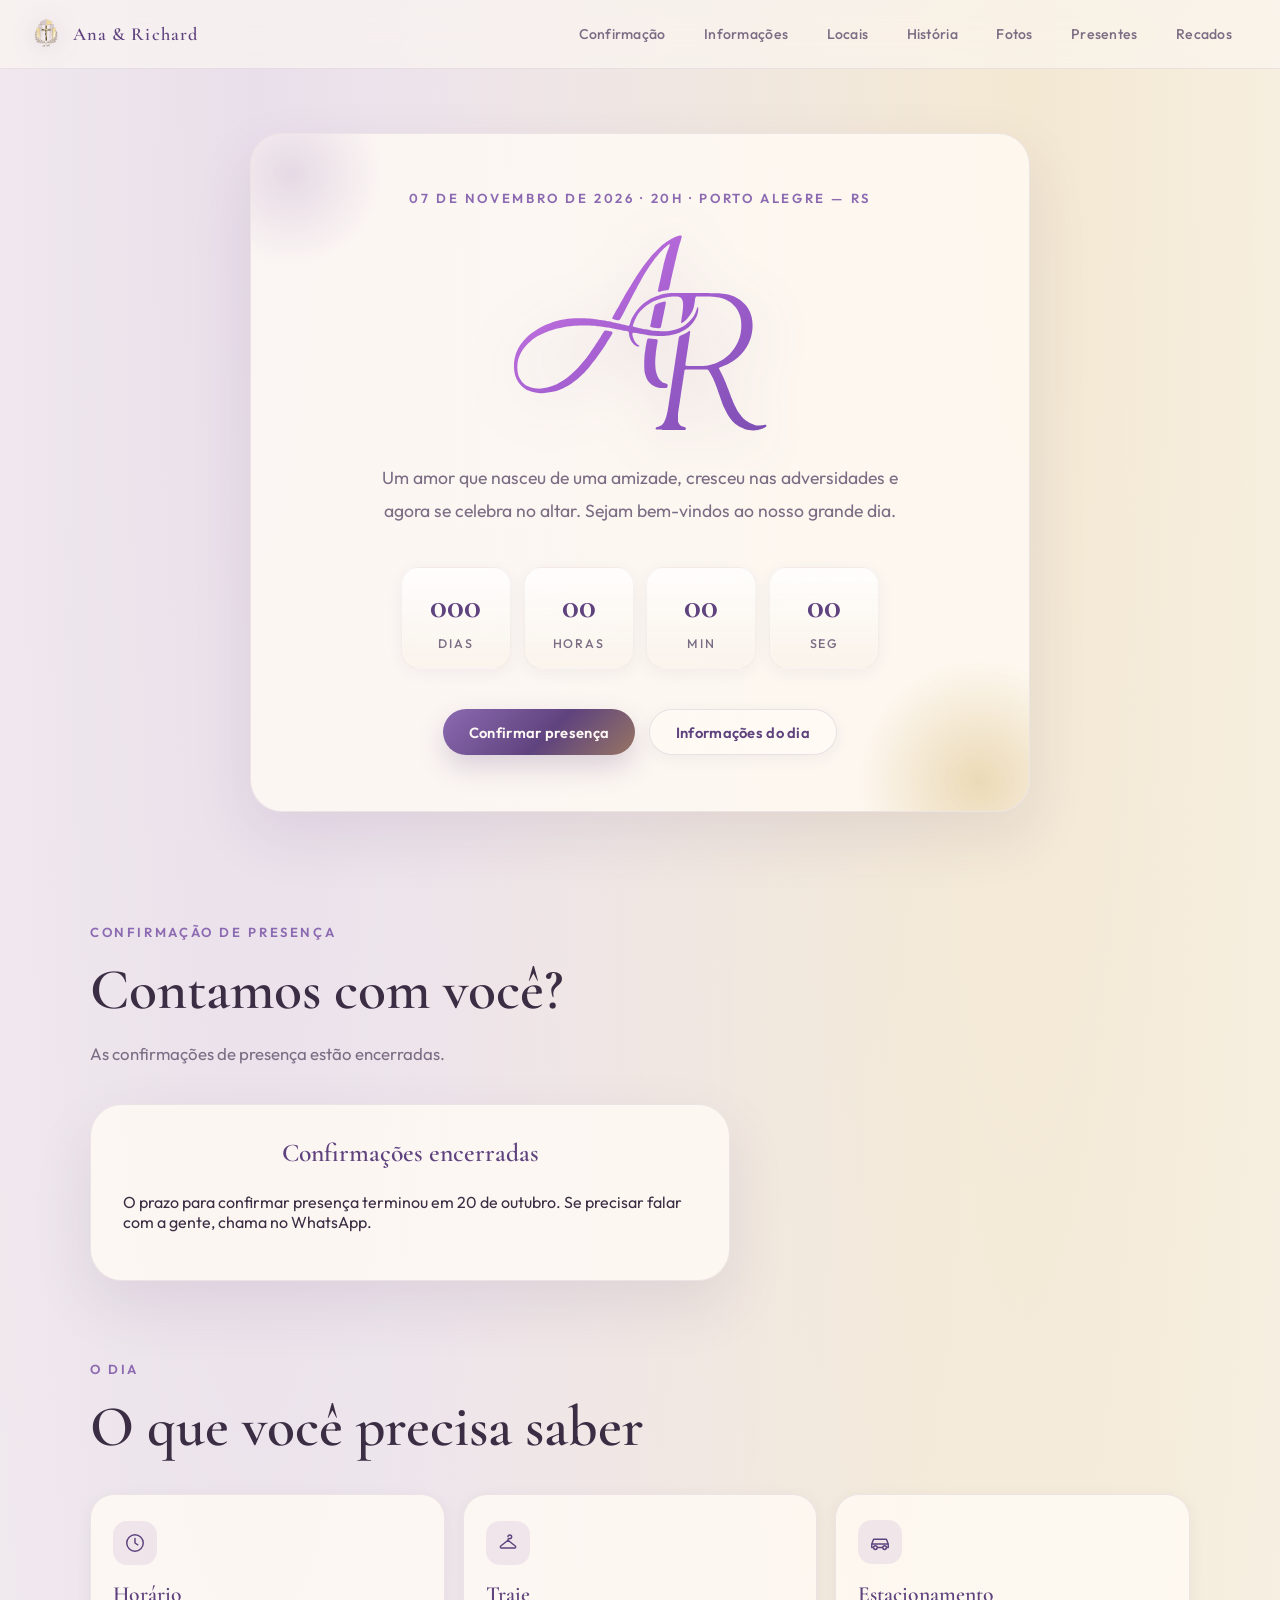
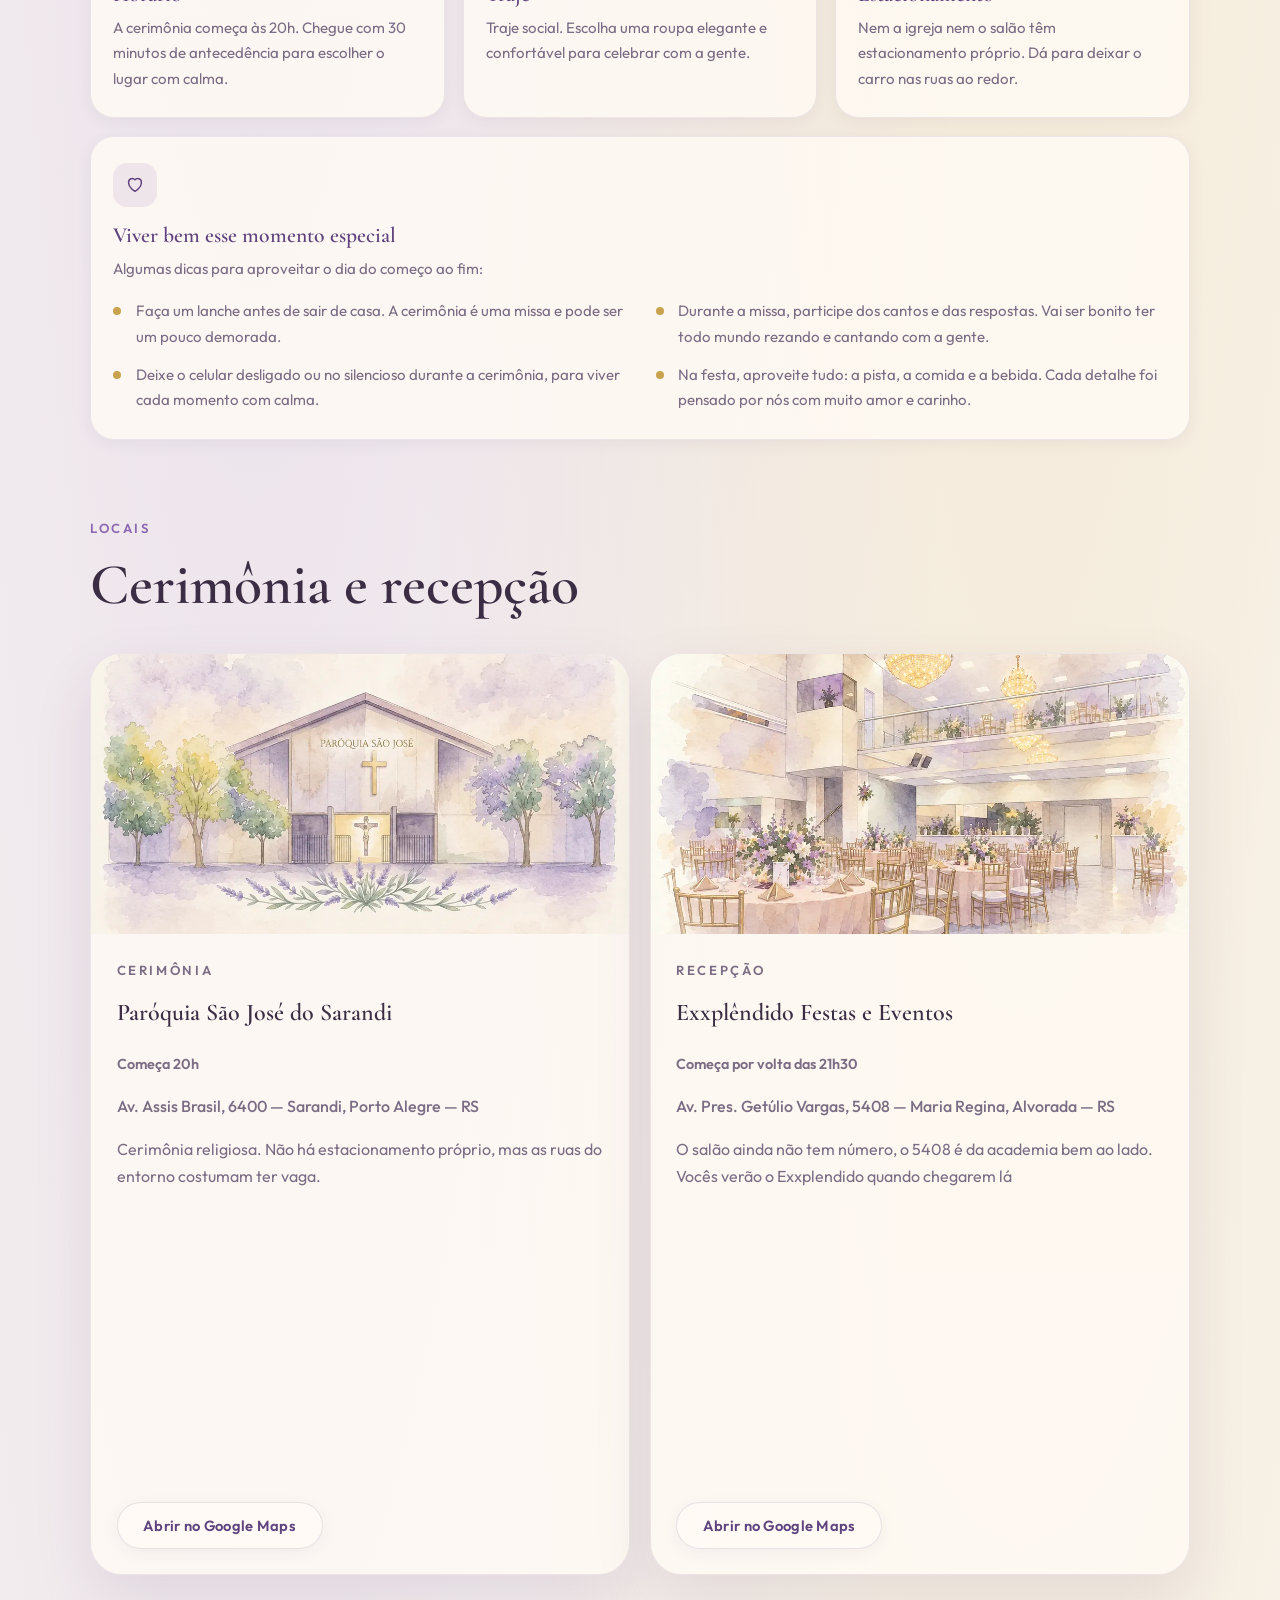
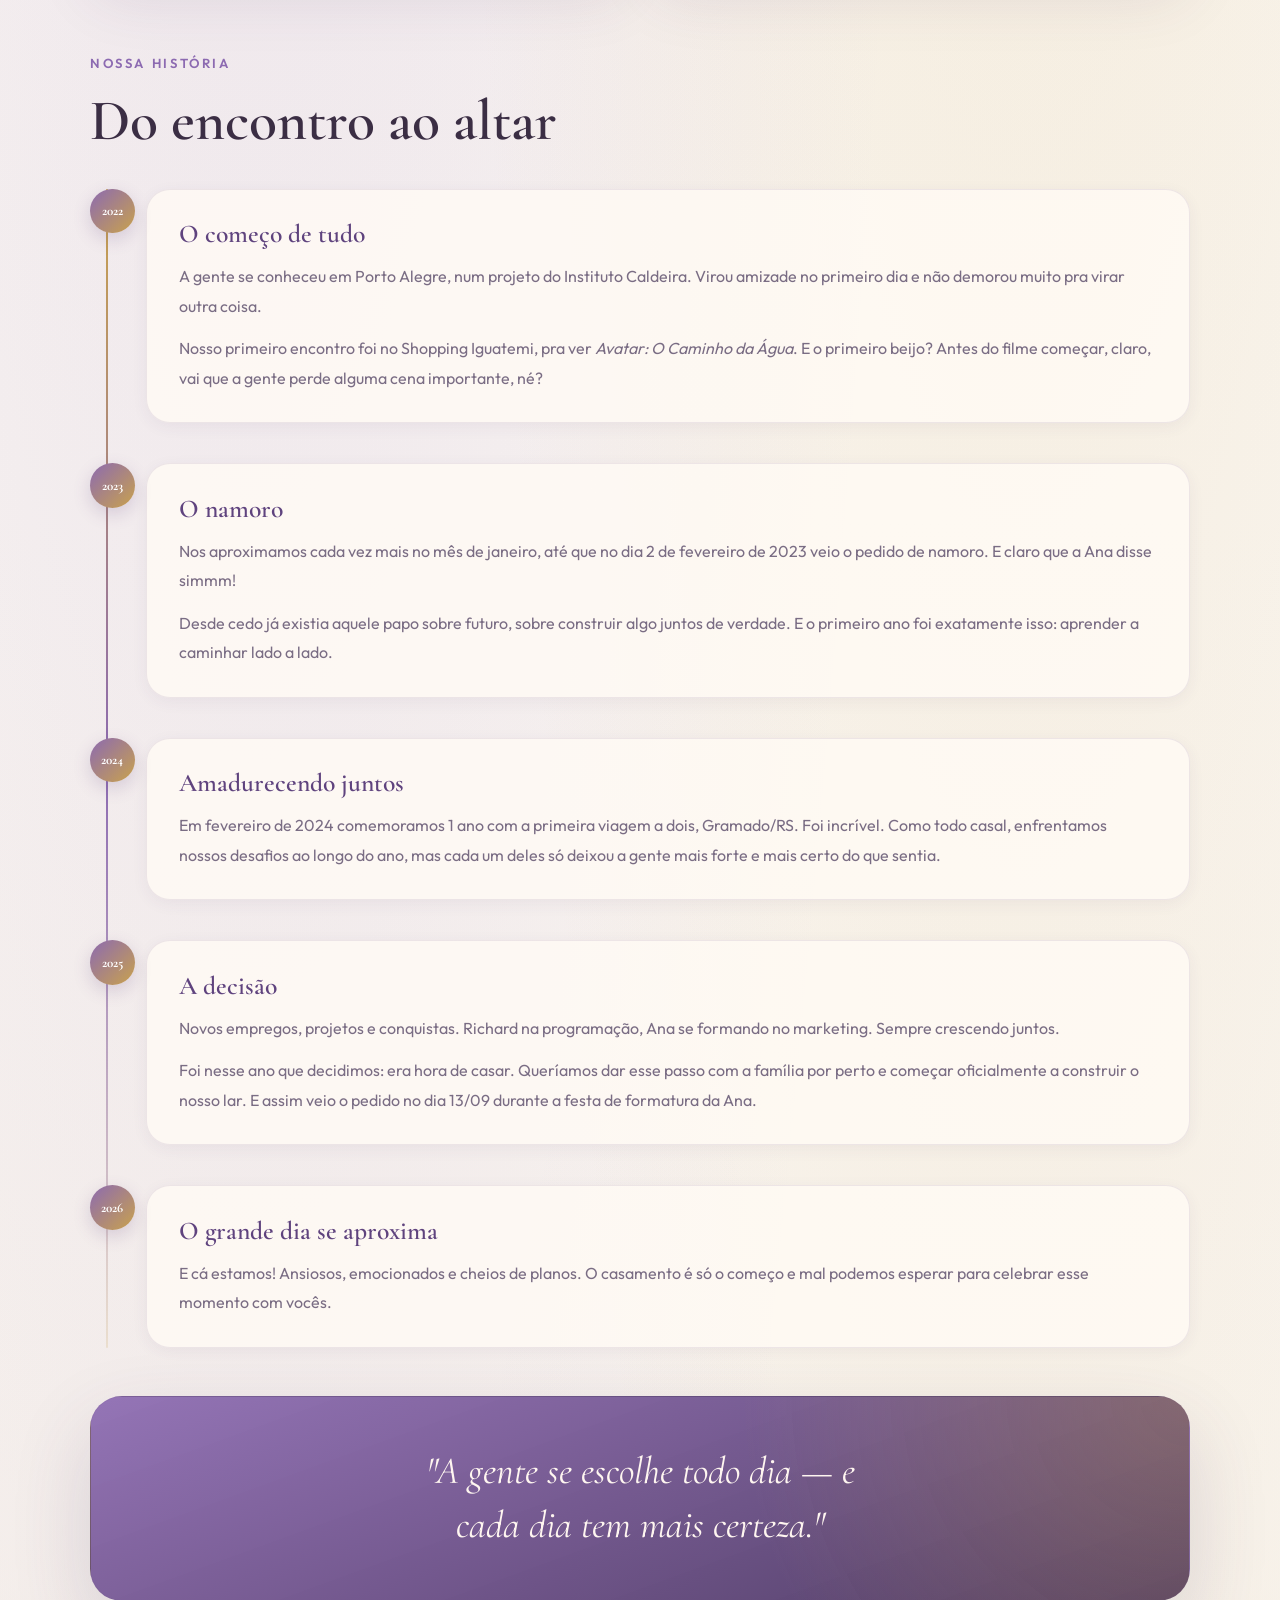
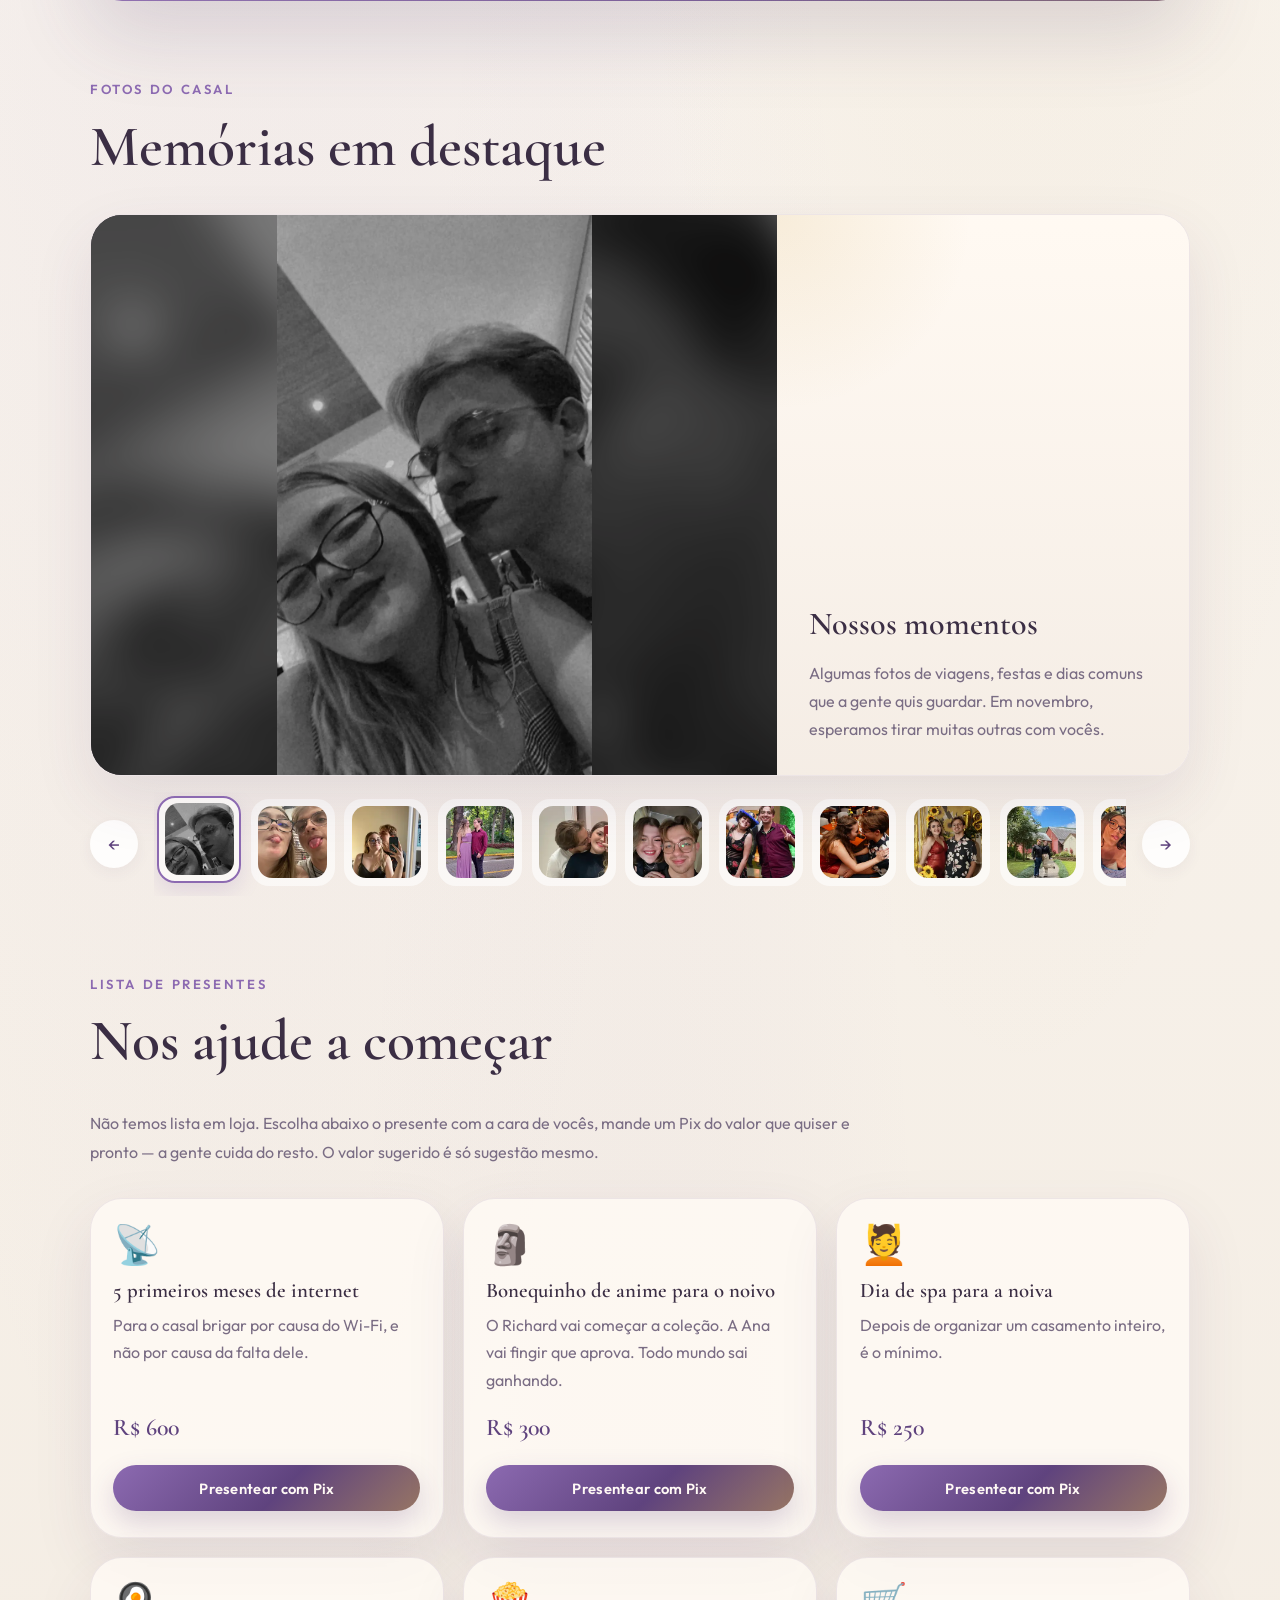
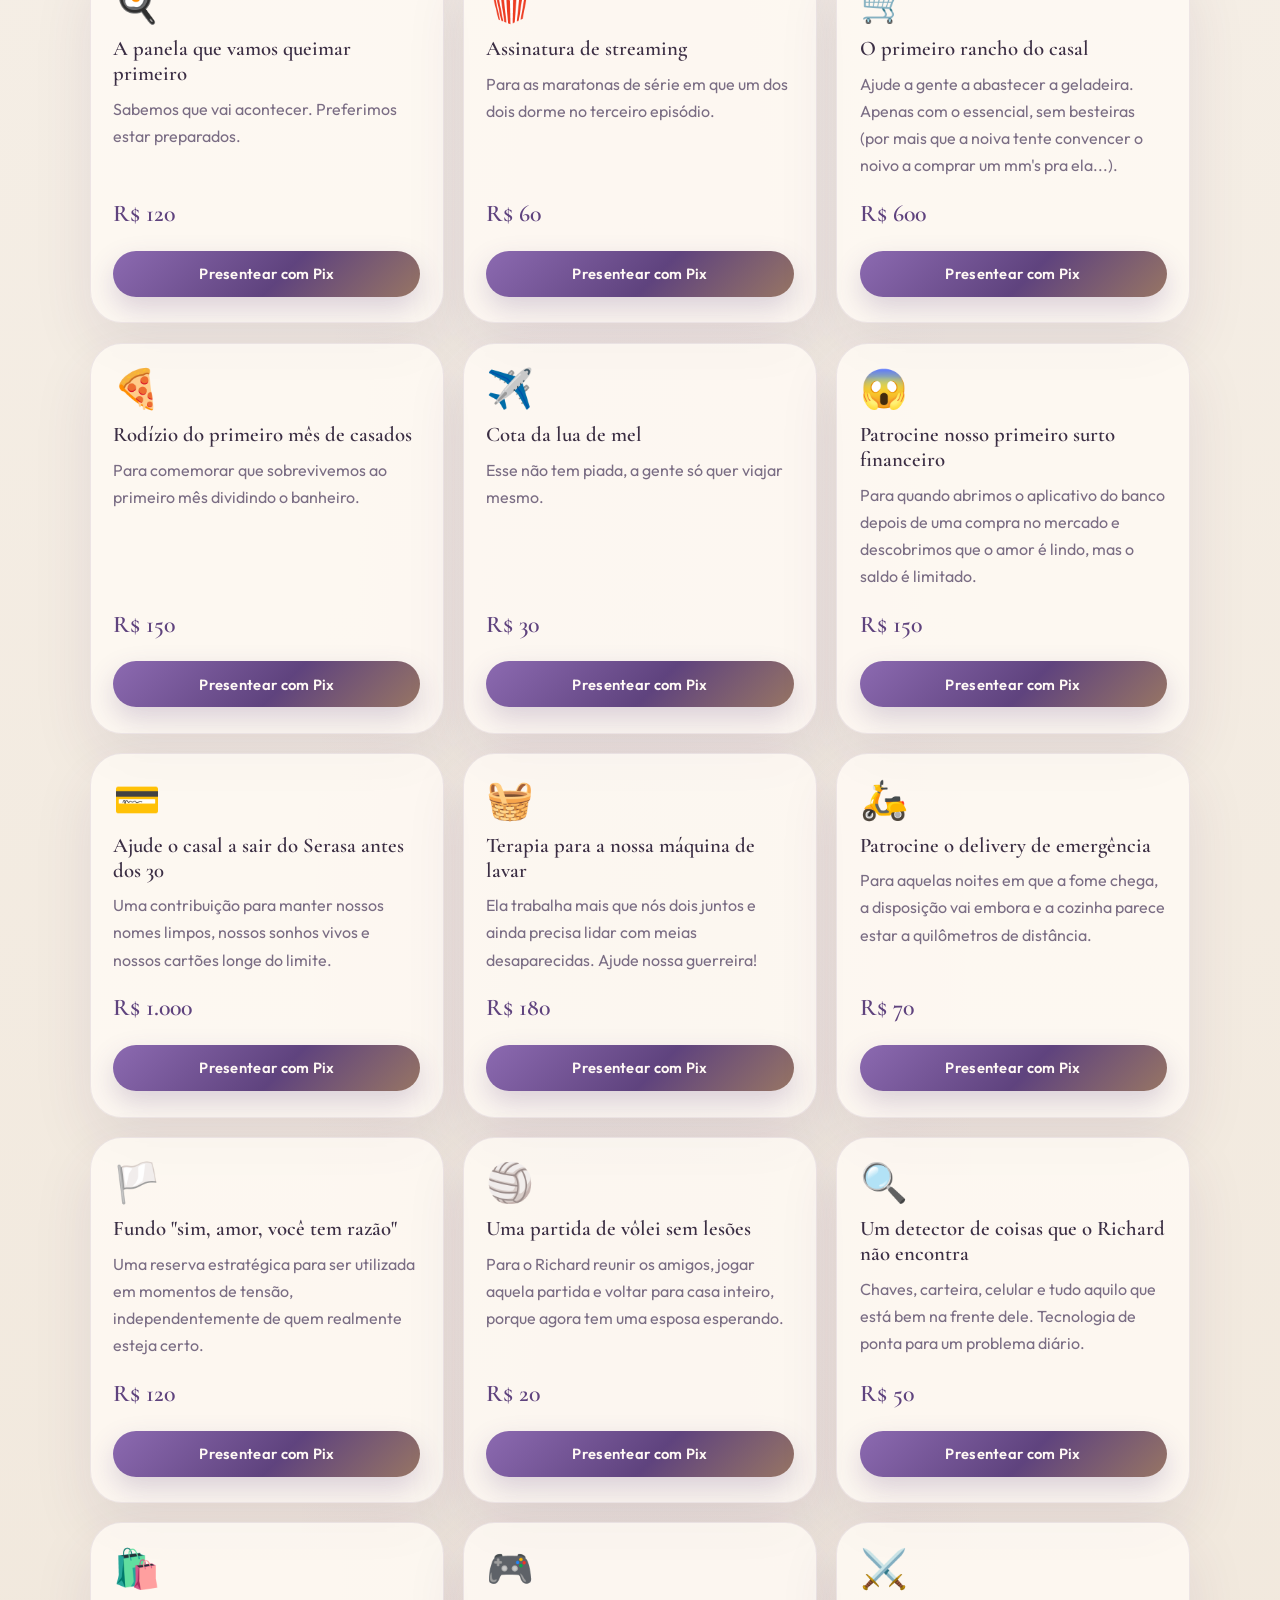
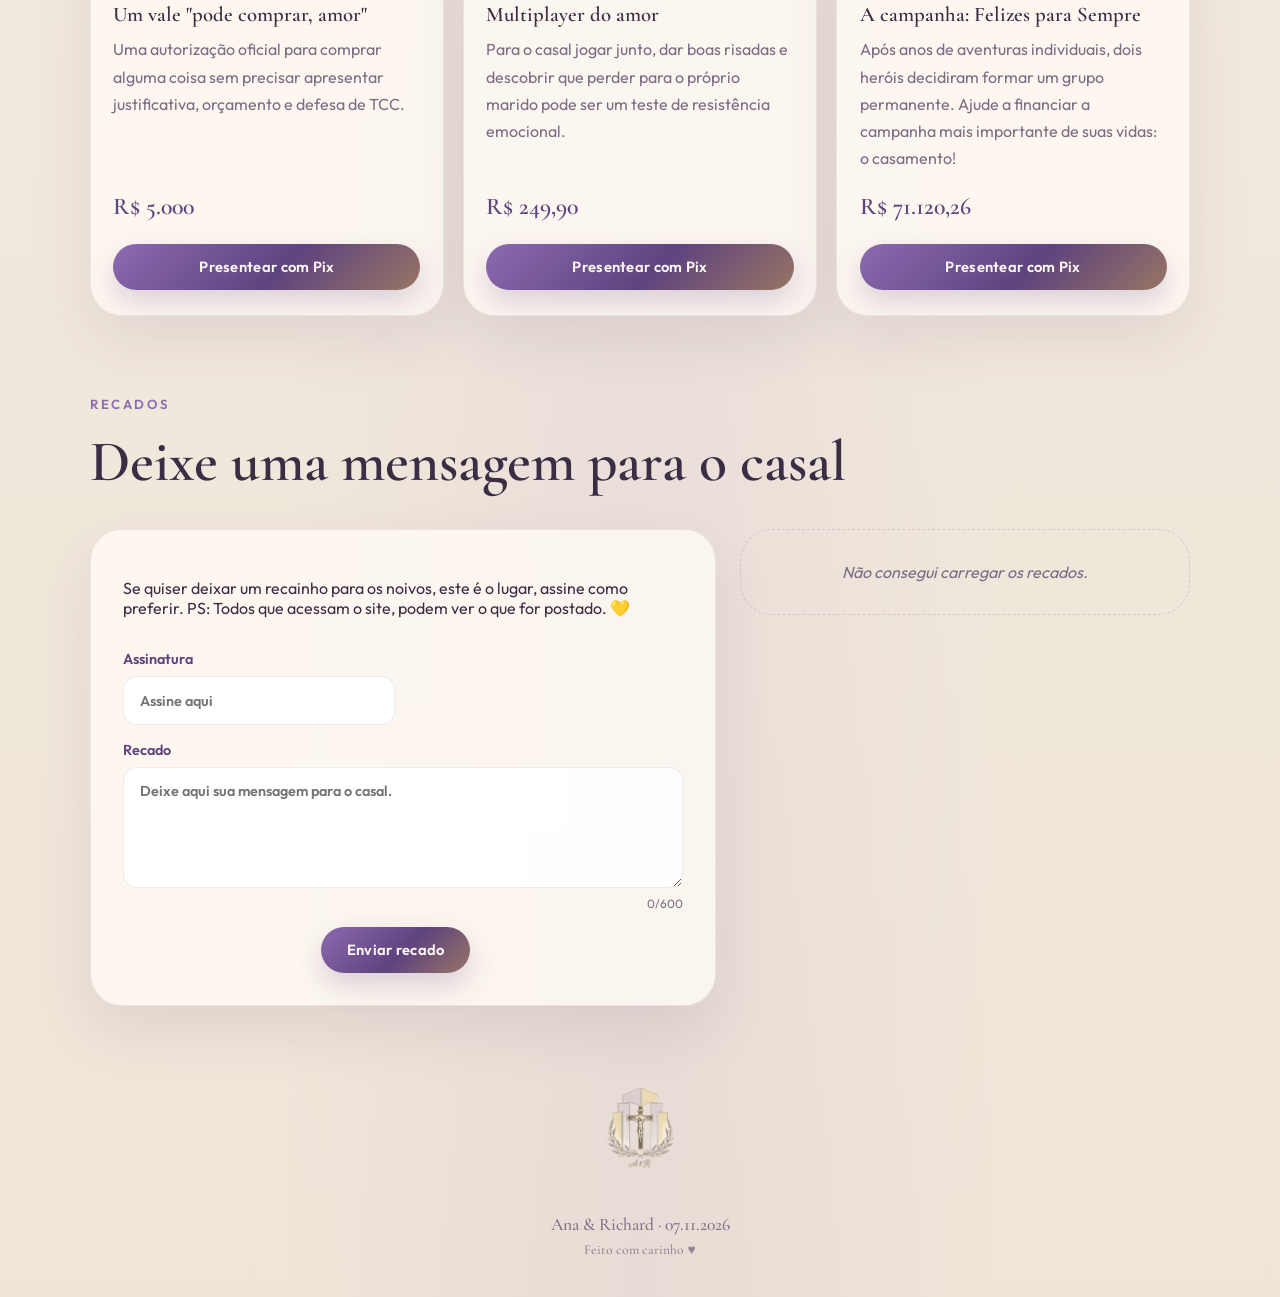
<file: index.html>
<!DOCTYPE html>
<html lang="pt-BR">

<head>
  <meta charset="UTF-8" />
  <meta name="viewport" content="width=device-width, initial-scale=1.0, viewport-fit=cover" />
  <meta name="theme-color" content="#faf6f1" />

  <title>Ana &amp; Richard | 07 de novembro de 2026</title>
  <meta name="description"
    content="Ana e Richard vão casar em 07 de novembro de 2026, às 20h, em Porto Alegre. Confirme sua presença, veja os locais e deixe um recado." />

  <!-- Preview do link (WhatsApp, Instagram, iMessage) -->
  <meta property="og:type" content="website" />
  <meta property="og:locale" content="pt_BR" />
  <meta property="og:site_name" content="Ana &amp; Richard" />
  <meta property="og:title" content="Ana &amp; Richard vão casar!" />
  <meta property="og:description"
    content="07 de novembro de 2026, às 20h, em Porto Alegre. Abra para confirmar sua presença." />
  <meta property="og:url" content="https://rixhards.github.io/casamento/" />
  <meta property="og:image" content="https://rixhards.github.io/casamento/assets/og-convite.jpg?v=3a384e11" />
  <meta property="og:image:width" content="1200" />
  <meta property="og:image:height" content="630" />
  <meta property="og:image:alt" content="Monograma AR — Ana e Richard, 07 de novembro de 2026" />
  <meta name="twitter:card" content="summary_large_image" />

  <link rel="canonical" href="https://rixhards.github.io/casamento/" />
  <link rel="icon" href="./assets/favicon-32.png?v=09eaf8c3" sizes="32x32" type="image/png" />
  <link rel="icon" href="./assets/favicon-64.png?v=bd033d4a" sizes="64x64" type="image/png" />
  <link rel="apple-touch-icon" href="./assets/apple-touch-icon.png?v=81f79ce5" />

  <link rel="preconnect" href="https://fonts.googleapis.com" />
  <link rel="preconnect" href="https://fonts.gstatic.com" crossorigin />
  <link
    href="https://fonts.googleapis.com/css2?family=Cormorant+Garamond:ital,wght@0,400;0,500;0,600;0,700;1,400&family=Outfit:wght@300;400;500;600&display=swap"
    rel="stylesheet" />

  <link rel="stylesheet" href="./styles.css?v=9831dfb0" />
  <script type="module" src="./main.js?v=d723f9e8"></script>
</head>

<body>
  <a class="skip-link" href="#conteudo">Pular para o conteúdo</a>

  <header class="topbar">
    <a class="brand" href="#inicio" aria-label="Ana e Richard — ir para o início">
      <picture>
        <source srcset="./assets/brasao-main.webp?v=7b367770" type="image/webp" />
        <img class="brand__brasao" src="./assets/brasao-main.png?v=a44445bd" alt="" width="42" height="63" />
      </picture>
      <span class="brand__names">Ana &amp; Richard</span>
    </a>

    <button class="menu-toggle" id="menu-toggle" type="button" aria-expanded="false" aria-controls="menu">
      <span class="menu-toggle__bars" aria-hidden="true"></span>
      <span class="menu-toggle__label">Menu</span>
    </button>

    <nav class="menu" id="menu" aria-label="Navegação principal">
      <a href="#rsvp">Confirmação</a>
      <a href="#informacoes">Informações</a>
      <a href="#locais">Locais</a>
      <a href="#historia">História</a>
      <a href="#fotos">Fotos</a>
      <a href="#presentes">Presentes</a>
      <a href="#recados">Recados</a>
    </nav>
  </header>

  <main id="conteudo">

    <!-- ============ HERO ============ -->
    <section class="hero" id="inicio">
      <div class="hero__content">
        <p class="eyebrow" id="hero-date">07 de novembro de 2026 · 20h · Porto Alegre — RS</p>
        <h1 class="hero__title">
          <img class="hero__logo" src="./assets/logo-ar.svg?v=6f6c7d0e" alt="Ana &amp; Richard" width="254" height="200"
            fetchpriority="high" />
        </h1>
        <p class="hero__lead">
          Um amor que nasceu de uma amizade, cresceu nas adversidades e agora
          se celebra no altar. Sejam bem-vindos ao nosso grande dia.
        </p>

        <div class="countdown" aria-label="Contagem regressiva para o casamento">
          <div class="countdown__item"><strong id="days">000</strong><span>dias</span></div>
          <div class="countdown__item"><strong id="hours">00</strong><span>horas</span></div>
          <div class="countdown__item"><strong id="minutes">00</strong><span>min</span></div>
          <div class="countdown__item"><strong id="seconds">00</strong><span>seg</span></div>
        </div>

        <div class="hero__actions">
          <a class="button button--solid" href="#rsvp">Confirmar presença</a>
          <a class="button button--ghost" href="#informacoes">Informações do dia</a>
        </div>
      </div>
    </section>

    <!-- ============ RSVP ============ -->
    <section class="rsvp section" id="rsvp">
      <div class="section__heading">
        <p class="eyebrow">Confirmação de presença</p>
        <h2>Contamos com você?</h2>
        <p class="rsvp-deadline">Confirme até <strong>15 de outubro de 2026</strong>.</p>
      </div>

      <div class="rsvp-flow panel" id="rsvp-flow">

        <div class="rsvp-step" id="rsvp-carregando">
          <p class="rsvp-loading">Carregando seu convite…</p>
        </div>

        <div class="rsvp-step rsvp-step--hidden" id="rsvp-busca">
          <h3 class="rsvp-confirm__title">Encontre seu convite</h3>
          <p>Comece a digitar seu nome e selecione na lista. Depois, você pode responder por toda a família.</p>
          <form id="rsvp-search-form" class="form-grid">
            <div class="form-grid__full rsvp-autocomplete">
              <label for="rsvp-name">Seu nome</label>
              <input id="rsvp-name" name="nome" type="text" autocomplete="off" maxlength="160" required
                placeholder="Comece pelo seu nome ou sobrenome" role="combobox" aria-autocomplete="list"
                aria-expanded="false" aria-controls="rsvp-suggestions" aria-describedby="rsvp-search-status" />
              <ul id="rsvp-suggestions" class="rsvp-suggestions" role="listbox" aria-label="Nomes encontrados" hidden>
              </ul>
            </div>
            <div class="form-grid__full">
              <button class="button button--solid" type="submit">Buscar nomes</button>
              <p id="rsvp-search-status" class="status-message" aria-live="polite"></p>
            </div>
          </form>
          <p class="rsvp-hint">Não encontrou? Tente seu sobrenome ou o nome de um familiar, ou fale com a gente pelo
            WhatsApp.</p>
        </div>

        <div class="rsvp-step rsvp-step--hidden" id="rsvp-encerrado">
          <h3 class="rsvp-confirm__title">Confirmações encerradas</h3>
          <p>O prazo para confirmar presença terminou em 20 de outubro. Se precisar falar com a gente, chama no
            WhatsApp.</p>
        </div>

        <div class="rsvp-step rsvp-step--hidden" id="rsvp-erro">
          <h3 class="rsvp-confirm__title">Não deu certo</h3>
          <p class="status-message is-error" id="rsvp-erro-msg" aria-live="polite"></p>
          <p class="rsvp-hint">Se continuar assim, chama a gente no WhatsApp.</p>
          <button class="button button--ghost" id="rsvp-retry" type="button">Buscar pelo nome</button>
        </div>

        <div class="rsvp-step rsvp-step--hidden" id="rsvp-confirm">
          <h3 class="rsvp-confirm__title" id="rsvp-family-title" tabindex="-1"></h3>
          <p class="rsvp-summary" id="rsvp-summary" aria-live="polite"></p>
          <div class="rsvp-member-list" id="rsvp-member-list"></div>
          <p class="status-message" id="rsvp-saved-msg" aria-live="polite"></p>
          <p class="rsvp-hint">
            Responda por cada pessoa acima. Caso mude de ideia, basta voltar ao site, buscar seu nome e trocar a
            resposta.
          </p>
          <button class="button button--ghost" id="rsvp-change" type="button">Buscar outro convite</button>
        </div>

      </div>
    </section>

    <!-- ============ INFORMAÇÕES ============ -->
    <section class="info section" id="informacoes">
      <div class="section__heading">
        <p class="eyebrow">O dia</p>
        <h2>O que você precisa saber</h2>
      </div>
      <div class="info-grid" id="info-grid"></div>
    </section>

    <!-- ============ LOCAIS ============ -->
    <section class="venues section" id="locais">
      <div class="section__heading">
        <p class="eyebrow">Locais</p>
        <h2>Cerimônia e recepção</h2>
      </div>
      <div class="venue-grid" id="venue-grid"></div>
    </section>

    <!-- ============ HISTÓRIA ============ -->
    <section class="story section" id="historia">
      <div class="section__heading">
        <p class="eyebrow">Nossa história</p>
        <h2>Do encontro ao altar</h2>
      </div>

      <div class="story__timeline">
        <article class="story__chapter">
          <div class="story__year">2022</div>
          <div class="story__body">
            <h3>O começo de tudo</h3>
            <p>
              A gente se conheceu em Porto Alegre, num projeto do Instituto
              Caldeira. Virou amizade no primeiro dia e não demorou muito pra
              virar outra coisa.
            </p>
            <p>
              Nosso primeiro encontro foi no Shopping Iguatemi, pra ver
              <em>Avatar: O Caminho da Água</em>. E o primeiro beijo? Antes do
              filme começar, claro, vai que a gente perde alguma cena importante, né?
            </p>
          </div>
        </article>

        <article class="story__chapter">
          <div class="story__year">2023</div>
          <div class="story__body">
            <h3>O namoro</h3>
            <p>
              Nos aproximamos cada vez mais no mês de janeiro, até que no dia 2 de fevereiro de 2023 veio o pedido de
              namoro. E claro que a Ana disse simmm!
            </p>
            <p>
              Desde cedo já existia aquele papo sobre futuro, sobre construir algo juntos de verdade. E o primeiro ano
              foi exatamente isso: aprender a caminhar lado a lado.
            </p>
          </div>
        </article>

        <article class="story__chapter">
          <div class="story__year">2024</div>
          <div class="story__body">
            <h3>Amadurecendo juntos</h3>
            <p>
              Em fevereiro de 2024 comemoramos 1 ano com a primeira viagem a dois, Gramado/RS. Foi incrível. Como todo
              casal, enfrentamos nossos desafios ao longo do ano, mas cada um deles só deixou a gente mais forte e mais
              certo do que sentia.
            </p>
          </div>
        </article>

        <article class="story__chapter">
          <div class="story__year">2025</div>
          <div class="story__body">
            <h3>A decisão</h3>
            <p>
              Novos empregos, projetos e conquistas. Richard na
              programação, Ana se formando no marketing. Sempre crescendo juntos.
            </p>
            <p>
              Foi nesse ano que decidimos: era hora de casar. Queríamos dar
              esse passo com a família por perto e começar oficialmente a
              construir o nosso lar. E assim veio o pedido no dia 13/09 durante a festa de formatura da Ana.
            </p>
          </div>
        </article>

        <article class="story__chapter">
          <div class="story__year">2026</div>
          <div class="story__body">
            <h3>O grande dia se aproxima</h3>
            <p>
              E cá estamos! Ansiosos, emocionados e cheios de planos. O casamento é só o começo e mal podemos esperar
              para
              celebrar esse momento com vocês.
            </p>
          </div>
        </article>
      </div>

      <div class="story__highlight">
        <p class="story__quote">
          "A gente se escolhe todo dia — e cada dia tem mais certeza."
        </p>
      </div>
    </section>

    <!-- ============ FOTOS ============ -->
    <section class="gallery section" id="fotos">
      <div class="section__heading">
        <p class="eyebrow">Fotos do casal</p>
        <h2>Memórias em destaque</h2>
      </div>

      <div class="carousel" id="carousel" tabindex="0" role="group" aria-roledescription="carrossel"
        aria-label="Fotos do casal — use as setas do teclado para navegar">
        <div class="carousel__stage">
          <div class="carousel__frame" id="carousel-frame">
            <img id="carousel-image" src="./assets/fotos/foto-0003.webp?v=d44427f1" alt="" decoding="async" />
          </div>
          <div class="carousel__caption">
            <h3 id="carousel-title">Richard &amp; Ana</h3>
            <p id="carousel-description"></p>
          </div>
        </div>

        <div class="carousel__controls">
          <button class="carousel__arrow" id="prev-slide" type="button" aria-label="Foto anterior">←</button>
          <div class="carousel__thumbs" id="carousel-thumbs"></div>
          <button class="carousel__arrow" id="next-slide" type="button" aria-label="Próxima foto">→</button>
        </div>
      </div>
    </section>

    <!-- ============ PRESENTES ============ -->
    <section class="gifts section" id="presentes">
      <div class="section__heading">
        <p class="eyebrow">Lista de presentes</p>
        <h2>Nos ajude a começar</h2>
      </div>

      <div class="section__intro">
        <p>
          Não temos lista em loja. Escolha abaixo o presente com a cara de
          vocês, mande um Pix do valor que quiser e pronto — a gente cuida do
          resto. O valor sugerido é só sugestão mesmo.
        </p>
      </div>

      <div class="gift-grid" id="gift-grid"></div>
    </section>

    <!-- ============ RECADOS ============ -->
    <section class="messages section" id="recados">
      <div class="section__heading">
        <p class="eyebrow">Recados</p>
        <h2>Deixe uma mensagem para o casal</h2>
      </div>

      <div class="messages__layout">
        <div>
          <form class="panel form-grid" id="message-form">
            <p class="form-grid__full">Se quiser deixar um recainho para os noivos, este é o lugar, assine como
              preferir. PS: Todos que acessam o site, podem ver o que for postado. 💛</p>
            <label>
              Assinatura
              <input id="message-name" name="messageName" type="text" autocomplete="name" placeholder="Assine aqui"
                maxlength="60" required />
            </label>

            <label class="form-grid__full">
              Recado
              <textarea id="message-text" name="messageText" rows="5"
                placeholder="Deixe aqui sua mensagem para o casal." maxlength="600" required></textarea>
              <span class="form-counter" id="message-counter" aria-hidden="true"></span>
            </label>

            <div class="form-grid__full form-actions">
              <button class="button button--solid" type="submit">Enviar recado</button>
              <p class="status-message" id="message-status" aria-live="polite"></p>
            </div>
          </form>
        </div>

        <div class="message-wall" id="message-wall"></div>
      </div>
    </section>

    <footer class="site-footer">
      <picture>
        <source srcset="./assets/brasao-main.webp?v=7b367770" type="image/webp" />
        <img class="footer__brasao" src="./assets/brasao-main.png?v=a44445bd" alt="" width="64" height="96" loading="lazy" />
      </picture>
      <p>Ana &amp; Richard · 07.11.2026</p>
      <p class="footer__tagline">Feito com carinho ♥</p>
    </footer>
  </main>

  <!-- ============ MODAL DO PIX ============ -->
  <dialog class="pix-modal" id="pix-modal" aria-labelledby="pix-modal-title">
    <div class="pix-modal__box">
      <button class="pix-modal__close" id="pix-modal-close" type="button" aria-label="Fechar">✕</button>

      <h3 id="pix-modal-title"></h3>
      <p class="pix-modal__description" id="pix-modal-description"></p>
      <p class="pix-modal__value" id="pix-modal-value"></p>

      <img class="pix-modal__qr" id="pix-qr" src="" alt="QR Code do Pix para presentear o casal" width="240"
        height="240" />

      <p class="pix-modal__label">Ou copie a chave Pix:</p>
      <code class="pix-modal__key" id="pix-key"></code>

      <button class="button button--solid" id="pix-copy" type="button">Copiar chave Pix</button>
      <p class="status-message" id="pix-copy-status" aria-live="polite"></p>
    </div>
  </dialog>
</body>

</html>
</file>
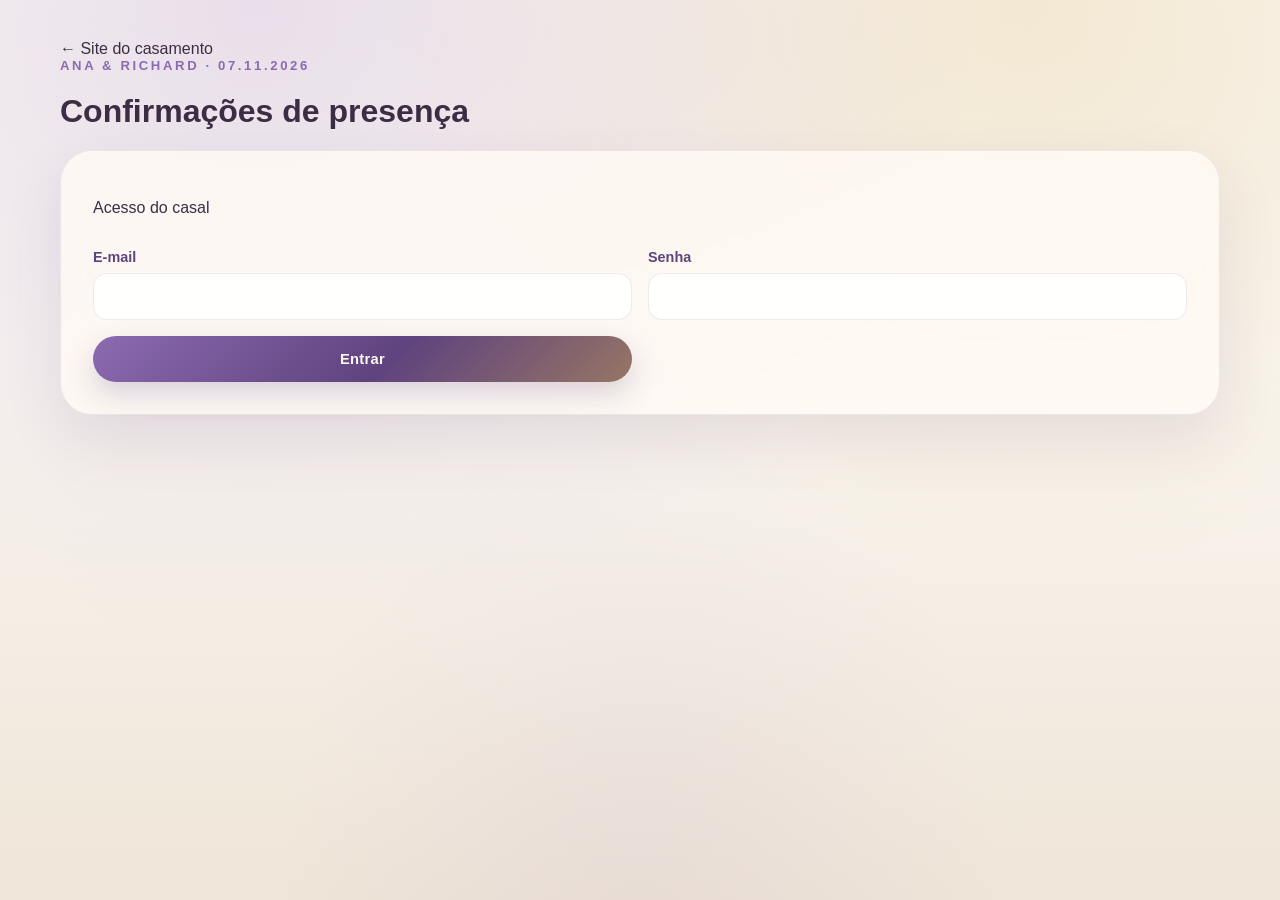
<file: admin.html>
<!doctype html>
<html lang="pt-BR">
<head>
  <meta charset="UTF-8" />
  <meta name="viewport" content="width=device-width, initial-scale=1" />
  <meta name="robots" content="noindex,nofollow" />
  <title>Confirmações | Ana &amp; Richard</title>
  <link rel="stylesheet" href="./styles.css?v=9831dfb0" />
  <script type="module" src="./admin.js?v=18213f6d"></script>
</head>
<body>
  <main class="admin-page">
    <a href="./">← Site do casamento</a>
    <p class="eyebrow">Ana &amp; Richard · 07.11.2026</p>
    <h1>Confirmações de presença</h1>
    <form id="admin-login" class="panel form-grid">
      <p class="form-grid__full">Acesso do casal</p>
      <label>E-mail<input id="admin-email" type="email" autocomplete="username" required /></label>
      <label>Senha<input id="admin-password" type="password" autocomplete="current-password" required /></label>
      <button class="button button--solid" type="submit">Entrar</button>
    </form>
    <p id="admin-status" class="status-message" role="status" aria-live="polite"></p>
    <section id="admin-panel" hidden>
      <div class="admin-actions">
        <button id="admin-refresh" class="button button--solid" type="button">Atualizar</button>
        <button id="admin-export" class="button button--ghost" type="button">Baixar lista CSV</button>
        <button id="admin-logout" class="button button--ghost" type="button">Sair</button>
      </div>
      <p id="admin-updated"></p>
      <div id="admin-summary" class="admin-summary"></div>
      <p id="admin-capacity" role="status"></p>
      <div class="form-grid panel">
        <label>Buscar pessoa ou família<input id="admin-search" type="search" /></label>
        <label>Resposta<select id="admin-filter" aria-label="Resposta">
          <option value="">Todas</option><option value="vai">Vai</option>
          <option value="nao vai">Não vai</option><option value="sem resposta">Sem resposta</option>
        </select></label>
      </div>
      <p id="admin-results" aria-live="polite"></p>
      <div class="admin-table-scroll" tabindex="0" role="region" aria-label="Lista de convidados">
        <table class="admin-table">
          <thead><tr><th>Família</th><th>Convidado</th><th>Resposta</th><th>Última resposta</th></tr></thead>
          <tbody id="admin-rows"></tbody>
        </table>
      </div>
    </section>
  </main>
</body>
</html>
</file>
<file: styles.css>
/* ========================================
   Ana & Richard — Wedding Site
   ======================================== */

[hidden] { display: none !important; }
.admin-page { max-width: 1200px; margin: auto; padding: 40px 20px; }
.admin-page h1 { margin: 20px 0; }
.admin-actions { display: flex; gap: 12px; flex-wrap: wrap; margin: 24px 0; }
.admin-summary { display: grid; grid-template-columns: repeat(auto-fit, minmax(200px, 1fr)); gap: 16px; margin: 24px 0; }
.admin-summary strong { font-size: 1.8rem; }
.admin-table-scroll { overflow-x: auto; }
.admin-table { width: 100%; border-collapse: collapse; text-align: left; }
.admin-table th, .admin-table td { padding: 12px; border-bottom: 1px solid #d8ccd8; }
.admin-page select { font: inherit; padding: 12px; border-radius: 8px; width: 100%; }
.rsvp-toggle:disabled { opacity: .6; cursor: wait; }
.admin-summary .admin-card--vai { background: #e6f4eb; }
.admin-summary .admin-card--vai strong { color: #1f6b43; }
.admin-summary .admin-card--nao-vai { background: #fbe8ec; }
.admin-summary .admin-card--nao-vai strong { color: #8f2c40; }
.admin-summary .admin-card--sem-resposta strong { color: #5d5268; }
.admin-row--vai { background: rgba(63, 157, 107, 0.08); }
.admin-row--nao-vai { background: rgba(194, 86, 107, 0.08); }
.admin-badge { display: inline-block; padding: 4px 12px; border-radius: 999px; font-size: .88rem; font-weight: 600; white-space: nowrap; }
.admin-badge--vai { background: #dcf1e4; color: #1f6b43; }
.admin-badge--nao-vai { background: #f8dde2; color: #8f2c40; }
.admin-badge--sem-resposta { background: #ece7f0; color: #5d5268; }
.rsvp-deadline { margin: 1rem 0 0; color: var(--muted); font-size: 1.05rem; }
.hero__title { line-height: 1; }
.hero__logo {
  display: block;
  height: clamp(140px, 24vw, 210px);
  width: auto;
  margin: 1.4rem auto 0.6rem;
  animation: float 5s ease-in-out infinite;
  filter: drop-shadow(0 10px 28px rgba(95, 67, 126, 0.18));
}
@media (prefers-reduced-motion: reduce) { .hero__logo { animation: none; } }
.rsvp-deadline strong { color: var(--accent-dark); }

:root {
  --bg: #faf6f1;
  --bg-soft: #fffaf4;
  --surface: rgba(255, 250, 245, 0.82);
  --surface-strong: rgba(74, 53, 97, 0.95);
  --text: #3b2e44;
  --muted: #7a6d84;
  --accent: #8c6ab1;
  --accent-dark: #5f437e;
  --accent-light: rgba(140, 106, 177, 0.12);
  --gold: #c9a24d;
  --gold-soft: rgba(201, 162, 77, 0.18);
  --border: rgba(112, 88, 143, 0.12);
  --shadow-sm: 0 4px 16px rgba(74, 53, 97, 0.06);
  --shadow: 0 24px 60px rgba(74, 53, 97, 0.1);
  --shadow-lg: 0 32px 80px rgba(74, 53, 97, 0.16);
  --radius-xl: 32px;
  --radius-lg: 24px;
  --radius-md: 18px;
  --content-width: 1100px;
  --font-display: "Cormorant Garamond", "Iowan Old Style", "Palatino Linotype", serif;
  --font-body: "Outfit", "Avenir Next", "Segoe UI", sans-serif;
}

/* --- Reset & base ---------------------- */

* {
  box-sizing: border-box;
}

html {
  scroll-behavior: smooth;
}

body {
  margin: 0;
  min-height: 100vh;
  font-family: var(--font-body);
  font-weight: 400;
  color: var(--text);
  background:
    radial-gradient(ellipse at 20% 0%, rgba(160, 130, 204, 0.22), transparent 50%),
    radial-gradient(ellipse at 80% 0%, rgba(201, 162, 77, 0.2), transparent 45%),
    radial-gradient(ellipse at 50% 100%, rgba(139, 106, 177, 0.08), transparent 40%),
    linear-gradient(180deg, #fdf9f3 0%, var(--bg) 40%, #efe5d8 100%);
}

body::before {
  content: "";
  position: fixed;
  inset: 0;
  pointer-events: none;
  background-image:
    linear-gradient(rgba(255, 255, 255, 0.1) 1px, transparent 1px),
    linear-gradient(90deg, rgba(255, 255, 255, 0.06) 1px, transparent 1px);
  background-size: 40px 40px;
  mask-image: radial-gradient(circle at center, black 30%, transparent 80%);
  opacity: 0.18;
}

img {
  display: block;
  max-width: 100%;
}

a {
  color: inherit;
  text-decoration: none;
}

button,
input,
select,
textarea {
  font: inherit;
}

button {
  cursor: pointer;
}

/* --- Animations / entrance ------------- */

@keyframes fadeInUp {
  from {
    opacity: 0;
    transform: translateY(28px);
  }
  to {
    opacity: 1;
    transform: translateY(0);
  }
}

@keyframes fadeIn {
  from { opacity: 0; }
  to { opacity: 1; }
}

@keyframes float {
  0%, 100% { transform: translateY(0); }
  50% { transform: translateY(-8px); }
}

@keyframes shimmer {
  0% { background-position: -200% center; }
  100% { background-position: 200% center; }
}

.section,
.hero {
  animation: fadeInUp 0.8s ease both;
}

/* --- Topbar / Navigation --------------- */

.topbar {
  position: sticky;
  top: 0;
  z-index: 20;
  display: flex;
  align-items: center;
  justify-content: space-between;
  gap: 1.5rem;
  width: 100%;
  padding: 0.8rem 2rem;
  backdrop-filter: blur(20px) saturate(1.4);
  background: rgba(250, 246, 241, 0.7);
  border-bottom: 1px solid var(--border);
}

.brand {
  display: inline-flex;
  align-items: center;
  gap: 0.8rem;
}

.brand__brasao {
  height: 42px;
  width: auto;
  object-fit: contain;
  filter: drop-shadow(0 4px 12px rgba(95, 67, 126, 0.2));
  transition: transform 0.3s ease;
}

.brand:hover .brand__brasao {
  transform: scale(1.08) rotate(-2deg);
}

.brand__names {
  font-family: var(--font-display);
  font-weight: 600;
  font-size: 1.15rem;
  letter-spacing: 0.06em;
  color: var(--accent-dark);
}

.menu {
  display: flex;
  flex-wrap: wrap;
  justify-content: flex-end;
  gap: 0.4rem;
}

.menu a {
  padding: 0.6rem 1rem;
  border-radius: 999px;
  color: var(--muted);
  font-size: 0.88rem;
  font-weight: 500;
  letter-spacing: 0.02em;
  transition: background-color 200ms ease, color 200ms ease, transform 200ms ease;
}

.menu a:hover,
.menu a:focus-visible {
  background: rgba(255, 250, 245, 0.9);
  color: var(--accent-dark);
  transform: translateY(-1px);
}

/* --- Shared layout --------------------- */

main {
  padding: 0 1.5rem 0;
}

.section,
.hero {
  max-width: var(--content-width);
  margin: 0 auto;
}

/* --- Hero ------------------------------ */

.hero {
  display: flex;
  flex-direction: column;
  align-items: center;
  text-align: center;
  padding: 4rem 0 2rem;
}

.hero__content {
  position: relative;
  overflow: hidden;
  padding: 3.5rem 3rem;
  border-radius: var(--radius-xl);
  background: var(--surface);
  border: 1px solid var(--border);
  box-shadow: var(--shadow);
  backdrop-filter: blur(14px);
  max-width: 780px;
  width: 100%;
}

.hero__content::after {
  content: "";
  position: absolute;
  inset: auto -80px -100px auto;
  width: 260px;
  height: 260px;
  border-radius: 50%;
  background: radial-gradient(circle, rgba(201, 162, 77, 0.35), transparent 66%);
  pointer-events: none;
}

.hero__content::before {
  content: "";
  position: absolute;
  top: -60px;
  left: -60px;
  width: 200px;
  height: 200px;
  border-radius: 50%;
  background: radial-gradient(circle, rgba(140, 106, 177, 0.2), transparent 66%);
  pointer-events: none;
}

.hero__brasao {
  height: 120px;
  width: auto;
  margin: 0 auto 1.5rem;
  animation: float 5s ease-in-out infinite;
  filter: drop-shadow(0 8px 24px rgba(95, 67, 126, 0.15));
}

.eyebrow {
  margin: 0 0 0.8rem;
  color: var(--accent);
  font-size: 0.82rem;
  font-weight: 600;
  letter-spacing: 0.2em;
  text-transform: uppercase;
}

.hero h1,
.section__heading h2 {
  margin: 0;
  font-family: var(--font-display);
  font-weight: 600;
  line-height: 0.95;
}

.hero h1 {
  font-size: clamp(3.5rem, 8vw, 6.5rem);
  background: linear-gradient(135deg, var(--accent-dark) 0%, var(--gold) 100%);
  -webkit-background-clip: text;
  -webkit-text-fill-color: transparent;
  background-clip: text;
}

.hero__lead {
  max-width: 34rem;
  margin: 1.5rem auto 2.5rem;
  font-size: 1.1rem;
  line-height: 1.85;
  color: var(--muted);
}

.countdown {
  display: grid;
  grid-template-columns: repeat(4, minmax(0, 110px));
  gap: 0.8rem;
  justify-content: center;
  margin-bottom: 2.5rem;
}

.countdown__item {
  padding: 1rem 0.6rem;
  border-radius: var(--radius-md);
  background: linear-gradient(180deg, rgba(255, 255, 255, 0.78), rgba(249, 242, 234, 0.85));
  text-align: center;
  border: 1px solid rgba(112, 88, 143, 0.06);
  box-shadow: var(--shadow-sm);
  transition: transform 0.3s ease;
}

.countdown__item:hover {
  transform: translateY(-3px);
}

.countdown__item strong {
  display: block;
  margin-bottom: 0.3rem;
  font-family: var(--font-display);
  font-size: 2.2rem;
  font-weight: 700;
  color: var(--accent-dark);
}

.countdown__item span {
  color: var(--muted);
  font-size: 0.78rem;
  text-transform: uppercase;
  letter-spacing: 0.14em;
  font-weight: 500;
}

/* --- Buttons --------------------------- */

.hero__actions,
.form-actions {
  display: flex;
  flex-wrap: wrap;
  gap: 0.9rem;
  align-items: center;
  justify-content: center;
}

.button {
  display: inline-flex;
  align-items: center;
  justify-content: center;
  min-height: 3rem;
  padding: 0.8rem 1.6rem;
  border: none;
  border-radius: 999px;
  font-weight: 600;
  font-size: 0.92rem;
  letter-spacing: 0.02em;
  transition: transform 220ms ease, box-shadow 220ms ease, background-color 220ms ease;
}

.button:hover,
.button:focus-visible {
  transform: translateY(-2px);
}

.button--solid {
  background: linear-gradient(135deg, var(--accent) 0%, var(--accent-dark) 55%, var(--gold) 140%);
  color: #fff9f5;
  box-shadow: 0 12px 28px rgba(95, 67, 126, 0.22);
}

.button--solid:hover {
  box-shadow: 0 16px 36px rgba(95, 67, 126, 0.3);
}

.button--ghost {
  background: rgba(255, 250, 245, 0.8);
  color: var(--accent-dark);
  border: 1px solid rgba(112, 88, 143, 0.16);
  box-shadow: var(--shadow-sm);
}

.button--ghost:hover {
  background: rgba(255, 250, 245, 1);
}

.button:disabled {
  cursor: not-allowed;
  opacity: 0.5;
  transform: none;
  box-shadow: none;
}

/* --- Section shared -------------------- */

.section {
  padding: 5rem 0 0;
}

.section__heading {
  display: flex;
  flex-direction: column;
  gap: 0.6rem;
  margin-bottom: 2.5rem;
}

.section__heading h2 {
  font-size: clamp(2.4rem, 4.5vw, 4rem);
}

.section__intro {
  max-width: 48rem;
  margin-bottom: 2rem;
  color: var(--muted);
  line-height: 1.8;
}

/* --- Story / Timeline ------------------ */

.story__timeline {
  position: relative;
  padding-left: 3.5rem;
  margin-bottom: 3rem;
}

.story__timeline::before {
  content: "";
  position: absolute;
  left: 1rem;
  top: 0;
  bottom: 0;
  width: 2px;
  background: linear-gradient(180deg, var(--gold), var(--accent), var(--gold-soft));
  border-radius: 999px;
}

.story__chapter {
  position: relative;
  margin-bottom: 2.5rem;
  animation: fadeInUp 0.6s ease both;
}

.story__chapter:last-child {
  margin-bottom: 0;
}

.story__year {
  position: absolute;
  left: -3.5rem;
  top: 0;
  width: 2.8rem;
  height: 2.8rem;
  display: grid;
  place-items: center;
  background: linear-gradient(135deg, var(--accent), var(--gold));
  color: #fff;
  font-family: var(--font-display);
  font-size: 0.82rem;
  font-weight: 700;
  border-radius: 50%;
  box-shadow: 0 6px 18px rgba(95, 67, 126, 0.2);
  z-index: 1;
}

.story__body {
  padding: 1.8rem 2rem;
  border-radius: var(--radius-lg);
  background: var(--surface);
  border: 1px solid var(--border);
  box-shadow: var(--shadow-sm);
  backdrop-filter: blur(12px);
  transition: transform 0.3s ease, box-shadow 0.3s ease;
}

.story__body:hover {
  transform: translateY(-3px);
  box-shadow: var(--shadow);
}

.story__body h3 {
  margin: 0 0 0.8rem;
  font-family: var(--font-display);
  font-size: 1.6rem;
  font-weight: 600;
  color: var(--accent-dark);
}

.story__body p {
  margin: 0 0 0.8rem;
  line-height: 1.85;
  color: var(--muted);
}

.story__body p:last-child {
  margin-bottom: 0;
}

.story__highlight {
  display: grid;
  place-items: center;
  padding: 3rem 2.5rem;
  border-radius: var(--radius-xl);
  background:
    radial-gradient(circle at top right, rgba(201, 162, 77, 0.3), transparent 40%),
    linear-gradient(160deg, rgba(140, 106, 177, 0.92), rgba(74, 53, 97, 0.96));
  border: 1px solid var(--border);
  box-shadow: var(--shadow-lg);
}

.story__quote {
  max-width: 28rem;
  margin: 0;
  color: #fff6f0;
  font-family: var(--font-display);
  font-size: clamp(1.5rem, 3vw, 2.4rem);
  font-style: italic;
  line-height: 1.4;
  text-align: center;
}

/* --- Shared glass cards ---------------- */

.hero__content,
.panel,
.carousel__stage,
.gift-card,
.venue-card,
.message-card {
  background: var(--surface);
  border: 1px solid var(--border);
  box-shadow: var(--shadow);
  backdrop-filter: blur(14px);
}

/* --- Gallery / Carousel ---------------- */

.carousel {
  display: grid;
  gap: 1rem;
}

.carousel__stage {
  display: grid;
  grid-template-columns: minmax(0, 1.25fr) minmax(280px, 0.75fr);
  overflow: hidden;
  border-radius: var(--radius-xl);
}

.carousel__stage img {
  width: 100%;
  height: 100%;
  min-height: 460px;
  object-fit: cover;
  transition: transform 0.6s ease;
}

.carousel__stage:hover img {
  transform: scale(1.03);
}

.carousel__caption {
  display: flex;
  flex-direction: column;
  justify-content: flex-end;
  gap: 1rem;
  padding: 2rem;
  background:
    radial-gradient(circle at top left, rgba(201, 162, 77, 0.15), transparent 28%),
    linear-gradient(180deg, rgba(255, 249, 242, 0.96), rgba(244, 236, 228, 0.96));
}

.carousel__caption h3 {
  margin: 0;
  font-family: var(--font-display);
  font-size: 2rem;
  font-weight: 600;
}

.carousel__caption p {
  margin: 0;
  color: var(--muted);
  line-height: 1.75;
}

.carousel__controls {
  display: grid;
  grid-template-columns: auto 1fr auto;
  gap: 1rem;
  align-items: center;
}

.carousel__arrow {
  width: 3rem;
  height: 3rem;
  border: none;
  border-radius: 999px;
  background: rgba(255, 255, 255, 0.85);
  color: var(--accent-dark);
  box-shadow: var(--shadow-sm);
  font-size: 1.1rem;
  transition: transform 0.2s ease, box-shadow 0.2s ease;
}

.carousel__arrow:hover {
  transform: scale(1.1);
  box-shadow: var(--shadow);
}

.carousel__thumbs {
  display: grid;
  grid-template-columns: repeat(4, minmax(0, 1fr));
  gap: 0.9rem;
}

.carousel__thumb {
  padding: 0.35rem;
  border: 2px solid transparent;
  border-radius: 18px;
  background: rgba(255, 255, 255, 0.6);
  transition: transform 200ms ease, border-color 200ms ease, box-shadow 200ms ease;
  cursor: pointer;
}

.carousel__thumb img {
  width: 100%;
  height: 80px;
  border-radius: 14px;
  object-fit: cover;
}

.carousel__thumb.is-active {
  border-color: var(--accent);
  transform: translateY(-3px);
  box-shadow: 0 8px 20px rgba(140, 106, 177, 0.18);
}

.carousel__thumb:hover:not(.is-active) {
  border-color: rgba(140, 106, 177, 0.3);
  transform: translateY(-2px);
}

/* --- Forms ----------------------------- */

.inline-form,
.form-grid {
  display: grid;
  gap: 1rem;
}

.inline-form {
  max-width: 26rem;
}

.form-grid {
  grid-template-columns: repeat(2, minmax(0, 1fr));
}

.form-grid__full {
  grid-column: 1 / -1;
}

.panel {
  padding: 2rem;
  border-radius: var(--radius-xl);
}

label {
  display: grid;
  gap: 0.5rem;
  font-weight: 600;
  font-size: 0.9rem;
  color: var(--accent-dark);
}

input,
select,
textarea {
  width: 100%;
  padding: 0.9rem 1rem;
  border-radius: 14px;
  border: 1px solid var(--border);
  background: rgba(255, 255, 255, 0.85);
  color: var(--text);
  outline: none;
  transition: border-color 180ms ease, box-shadow 180ms ease, background-color 180ms ease;
}

input:focus,
select:focus,
textarea:focus {
  border-color: rgba(140, 106, 177, 0.7);
  box-shadow: 0 0 0 4px rgba(140, 106, 177, 0.1);
  background: #fffdfb;
}

textarea {
  resize: vertical;
}

/* --- Gift grid ------------------------- */

.gift-grid,
.venue-grid {
  display: grid;
  grid-template-columns: repeat(3, minmax(0, 1fr));
  gap: 1.2rem;
}

.gift-card,
.venue-card,
.message-card {
  overflow: hidden;
  border-radius: var(--radius-xl);
  transition: transform 0.3s ease, box-shadow 0.3s ease;
}

.gift-card:hover,
.venue-card:hover,
.message-card:hover {
  transform: translateY(-4px);
  box-shadow: var(--shadow-lg);
}

.gift-card__image {
  width: 100%;
  height: 220px;
  object-fit: cover;
  transition: transform 0.5s ease;
}

.venue-card__image {
  width: 100%;
  height: 280px;
  object-fit: cover;
  transition: transform 0.5s ease;
}

.gift-card:hover .gift-card__image,
.venue-card:hover .venue-card__image {
  transform: scale(1.05);
}

.gift-card__body,
.venue-card__body,
.message-card__body {
  padding: 1.4rem;
}

.gift-card__body h3,
.venue-card__body h3,
.message-card__body h3 {
  margin: 0 0 0.6rem;
  font-family: var(--font-display);
  font-size: 1.5rem;
  font-weight: 600;
}

.gift-card__body p,
.venue-card__body p,
.message-card__body p {
  margin: 0;
  color: var(--muted);
  line-height: 1.7;
}

.gift-card__meta {
  display: flex;
  justify-content: space-between;
  align-items: center;
  margin: 1rem 0;
  gap: 1rem;
}

.gift-card__price {
  color: var(--accent-dark);
  font-weight: 700;
  font-size: 1.1rem;
}

.gift-card__badge {
  display: inline-flex;
  align-items: center;
  min-height: 2rem;
  padding: 0.2rem 0.9rem;
  border-radius: 999px;
  font-size: 0.82rem;
  font-weight: 700;
  letter-spacing: 0.02em;
}

.gift-card__badge--available {
  background: rgba(95, 160, 71, 0.12);
  color: #4a7a3a;
}

.gift-card__badge--taken {
  background: var(--accent-light);
  color: var(--accent-dark);
}

.gift-card__actions {
  display: grid;
  gap: 0.75rem;
}

.gift-card__reservation {
  font-size: 0.88rem;
}

.status-message {
  min-height: 1.5rem;
  margin: 0;
  color: var(--accent-dark);
  font-weight: 600;
  font-size: 0.92rem;
}

.status-message.is-error {
  color: #8b425d;
}

.status-message.is-success {
  color: #5f6f47;
}

/* --- RSVP Flow ------------------------- */

.rsvp-flow {
  max-width: 640px;
}

.rsvp-step--hidden {
  display: none !important;
}

.rsvp-autocomplete {
  position: relative;
}

.rsvp-autocomplete input {
  margin-top: 0.5rem;
}

.rsvp-suggestions {
  position: absolute;
  z-index: 10;
  inset: 100% 0 auto;
  max-height: 18rem;
  overflow-y: auto;
  overscroll-behavior: contain;
  margin: 0.35rem 0 0;
  padding: 0.35rem;
  list-style: none;
  border: 1px solid var(--border);
  border-radius: var(--radius-md);
  background: var(--bg-soft);
  box-shadow: var(--shadow-sm);
}

.rsvp-suggestion {
  display: grid;
  gap: 0.15rem;
  padding: 0.8rem 1rem;
  border-radius: var(--radius-md);
  cursor: pointer;
  overflow-wrap: anywhere;
}

.rsvp-suggestion:hover,
.rsvp-suggestion[aria-selected="true"] {
  background: var(--accent-light);
}

.rsvp-suggestion__family {
  color: var(--muted);
  font-size: 0.85rem;
}

.rsvp-search-box {
  display: flex;
  gap: 0.8rem;
  align-items: stretch;
}

.rsvp-search-box input {
  flex: 1;
}

.rsvp-search-box .button {
  white-space: nowrap;
}

/* Results step */

.rsvp-results__count {
  margin: 0 0 1.2rem;
  color: var(--accent);
  font-weight: 600;
  font-size: 0.95rem;
}

.rsvp-results__list {
  display: grid;
  gap: 0.6rem;
  margin-bottom: 1.5rem;
}

.rsvp-result-item {
  display: flex;
  align-items: center;
  justify-content: space-between;
  gap: 1rem;
  padding: 1rem 1.2rem;
  border-radius: var(--radius-md);
  background: rgba(255, 255, 255, 0.6);
  border: 1px solid var(--border);
  transition: background-color 200ms ease;
}

.rsvp-result-item:hover {
  background: rgba(255, 255, 255, 0.9);
}

.rsvp-result-item__label {
  font-family: var(--font-display);
  font-size: 1.15rem;
  font-weight: 600;
  color: var(--text);
}

.rsvp-result-item__select {
  padding: 0.5rem 1.2rem;
  border: none;
  border-radius: 999px;
  background: none;
  color: var(--accent);
  font-weight: 700;
  font-size: 0.92rem;
  cursor: pointer;
  transition: color 200ms ease, background 200ms ease;
}

.rsvp-result-item__select:hover {
  background: var(--accent-light);
  color: var(--accent-dark);
}

/* Confirm step */

.rsvp-confirm__title {
  margin: 0 0 1.5rem;
  font-family: var(--font-display);
  font-size: 1.6rem;
  font-weight: 600;
  color: var(--accent-dark);
  text-align: center;
}

.rsvp-member-list {
  display: grid;
  gap: 0.8rem;
  margin-bottom: 1.5rem;
}

.rsvp-member {
  display: flex;
  align-items: center;
  justify-content: space-between;
  gap: 1rem;
  padding: 1rem 1.4rem;
  border-radius: var(--radius-md);
  background: rgba(255, 255, 255, 0.55);
  border: 1px solid var(--border);
  transition: background-color 200ms ease;
}

.rsvp-member:hover {
  background: rgba(255, 255, 255, 0.85);
}

.rsvp-member__name {
  font-family: var(--font-display);
  font-size: 1.15rem;
  font-weight: 600;
  color: var(--text);
}

.rsvp-member__controls {
  display: flex;
  gap: 0.5rem;
  flex-shrink: 0;
}

.rsvp-toggle {
  display: inline-flex;
  align-items: center;
  gap: 0.4rem;
  padding: 0.5rem 1rem;
  border: 1.5px solid var(--border);
  border-radius: 999px;
  background: rgba(255, 255, 255, 0.6);
  color: var(--muted);
  font-size: 0.85rem;
  font-weight: 600;
  cursor: pointer;
  transition: all 200ms ease;
}

.rsvp-toggle:hover {
  border-color: rgba(140, 106, 177, 0.4);
  background: rgba(255, 255, 255, 0.9);
}

.rsvp-toggle__icon {
  display: inline-flex;
  align-items: center;
  justify-content: center;
  width: 1.4rem;
  height: 1.4rem;
  border-radius: 50%;
  border: 1.5px solid var(--border);
  font-size: 0.7rem;
  transition: all 200ms ease;
}

.rsvp-toggle--active[data-value="sim"] {
  border-color: rgba(95, 160, 71, 0.4);
  background: rgba(95, 160, 71, 0.08);
  color: #4a7a3a;
}

.rsvp-toggle--active[data-value="sim"] .rsvp-toggle__icon {
  background: #6aaa55;
  border-color: #6aaa55;
  color: #fff;
}

.rsvp-toggle--active[data-value="nao"] {
  border-color: rgba(180, 80, 100, 0.35);
  background: rgba(180, 80, 100, 0.06);
  color: #8b425d;
}

.rsvp-toggle--active[data-value="nao"] .rsvp-toggle__icon {
  background: #b4506a;
  border-color: #b4506a;
  color: #fff;
}

.rsvp-confirm__footer {
  display: flex;
  flex-wrap: wrap;
  align-items: center;
  justify-content: space-between;
  gap: 1rem;
}

.rsvp-confirm__footer .status-message {
  flex: 1;
  min-width: 200px;
}

/* --- Venues ---------------------------- */

.venue-grid {
  grid-template-columns: repeat(2, minmax(0, 1fr));
}

.venue-card {
  display: grid;
  gap: 0;
  overflow: hidden;
}

.venue-card__body {
  display: grid;
  gap: 1rem;
  padding: 1.6rem;
}

.venue-card__map {
  width: 100%;
  min-height: 280px;
  border: 0;
  border-radius: 20px;
}

.venue-card__link {
  justify-self: flex-start;
}

/* --- Messages / Recados ---------------- */

.messages__layout {
  display: grid;
  grid-template-columns: minmax(0, 1.25fr) minmax(280px, 0.9fr);
  gap: 1.5rem;
}

.message-wall {
  display: grid;
  gap: 1rem;
  align-content: start;
}

.message-card__meta {
  margin-bottom: 0.5rem;
  color: var(--accent-dark);
  font-size: 0.85rem;
  font-weight: 700;
  letter-spacing: 0.04em;
  text-transform: uppercase;
}

.message-card--empty {
  padding: 2rem;
  border: 1px dashed rgba(112, 88, 143, 0.2);
  border-radius: var(--radius-xl);
  color: var(--muted);
  text-align: center;
  font-style: italic;
}

/* --- Footer ---------------------------- */

.site-footer {
  max-width: var(--content-width);
  margin: 0 auto;
  padding: 4rem 1.5rem 3rem;
  text-align: center;
  color: var(--muted);
  font-size: 0.92rem;
}

.footer__brasao {
  height: 120px;
  width: auto;
  margin: 0 auto 1.5rem;
  opacity: 0.8;
  filter: grayscale(0.2);
  transition: opacity 0.3s ease, filter 0.3s ease;
}

.footer__brasao:hover {
  opacity: 1;
  filter: grayscale(0);
}

.site-footer p {
  margin: 0 0 0.4rem;
  font-family: var(--font-display);
  font-size: 1.1rem;
  font-weight: 500;
}

.footer__tagline {
  font-family: var(--font-body);
  font-size: 0.85rem !important;
  font-weight: 400;
  color: var(--muted);
  opacity: 0.8;
}

/* --- Responsive ------------------------ */

@media (max-width: 980px) {
  .carousel__stage,
  .gift-grid,
  .venue-grid,
  .messages__layout {
    grid-template-columns: 1fr;
  }

  .topbar {
    flex-wrap: wrap;
    justify-content: center;
    padding: 0.8rem 1.5rem 0.4rem;
  }

  .menu {
    justify-content: center;
  }

  .countdown {
    grid-template-columns: repeat(2, minmax(0, 1fr));
  }

  .form-grid {
    grid-template-columns: 1fr;
  }

  .carousel__controls {
    grid-template-columns: 1fr;
  }

  .carousel__thumbs {
    grid-template-columns: repeat(2, minmax(0, 1fr));
  }

  .story__timeline {
    padding-left: 3rem;
  }

  .story__year {
    left: -3rem;
    width: 2.4rem;
    height: 2.4rem;
    font-size: 0.72rem;
  }
}

@media (max-width: 640px) {
  main {
    padding: 0 1rem 0;
  }

  .topbar {
    padding: 0.6rem 1rem;
  }

  .hero {
    padding-top: 2rem;
  }

  .hero__content {
    padding: 2rem 1.4rem;
  }

  .hero__brasao {
    height: 100px;
    width: auto;
  }

  .hero h1 {
    font-size: 3rem;
  }

  .panel {
    padding: 1.4rem;
  }

  .carousel__stage img {
    min-height: 280px;
  }

  .gift-card__image {
    height: 180px;
  }

  .venue-card__image {
    height: 220px;
  }

  .story__timeline {
    padding-left: 2.6rem;
  }

  .story__year {
    left: -2.6rem;
    width: 2.2rem;
    height: 2.2rem;
    font-size: 0.68rem;
  }

  .story__body {
    padding: 1.4rem;
  }

  .story__body h3 {
    font-size: 1.35rem;
  }

  .story__highlight {
    padding: 2rem 1.4rem;
  }

  .section {
    padding-top: 3.5rem;
  }
}

/* ============================================================
   Ajustes 2026 — mobile, acessibilidade e blocos novos
   ============================================================ */

/* --- Movimento reduzido ---------------- */

@media (prefers-reduced-motion: reduce) {
  html {
    scroll-behavior: auto;
  }

  *,
  *::before,
  *::after {
    animation-duration: 0.01ms !important;
    animation-iteration-count: 1 !important;
    transition-duration: 0.01ms !important;
  }
}

/* --- Foco visível ---------------------- */

:where(a, button, input, textarea, select, [tabindex]):focus-visible {
  outline: 3px solid rgba(140, 106, 177, 0.55);
  outline-offset: 3px;
  border-radius: 10px;
}

.skip-link {
  position: absolute;
  left: -9999px;
  top: 0;
  z-index: 100;
  padding: 0.8rem 1.2rem;
  background: var(--accent-dark);
  color: #fff;
  border-radius: 0 0 12px 0;
}

.skip-link:focus {
  left: 0;
}

/* --- Topbar e menu --------------------- */

.menu-toggle {
  display: none;
  align-items: center;
  gap: 0.55rem;
  min-height: 44px;
  padding: 0.5rem 0.9rem;
  border: 1px solid var(--border);
  border-radius: 999px;
  background: rgba(255, 250, 245, 0.9);
  color: var(--accent-dark);
  font-size: 0.85rem;
  font-weight: 600;
}

.menu-toggle__bars,
.menu-toggle__bars::before,
.menu-toggle__bars::after {
  display: block;
  width: 18px;
  height: 2px;
  border-radius: 2px;
  background: currentColor;
  content: "";
}

.menu-toggle__bars {
  position: relative;
}

.menu-toggle__bars::before {
  position: absolute;
  top: -6px;
}

.menu-toggle__bars::after {
  position: absolute;
  top: 6px;
}

@media (max-width: 900px) {
  .topbar {
    flex-wrap: wrap;
    justify-content: space-between;
    align-items: center;
    padding: 0.6rem 1rem;
    gap: 0.75rem;
  }

  .menu-toggle {
    display: inline-flex;
  }

  .menu {
    display: none;
    flex-basis: 100%;
    flex-direction: column;
    gap: 0.15rem;
    padding-bottom: 0.5rem;
  }

  .menu.is-open {
    display: flex;
    animation: fadeIn 180ms ease both;
  }

  .menu a {
    padding: 0.85rem 1rem;
    border-radius: 14px;
    font-size: 0.95rem;
    text-align: left;
  }
}

/* --- Alvos de toque -------------------- */

.button,
.rsvp-toggle,
.carousel__arrow,
.gift-card__button {
  min-height: 46px;
}

/* --- Hero: contagem em telas pequenas -- */

@media (max-width: 980px) {
  .countdown {
    grid-template-columns: repeat(4, minmax(0, 1fr));
    gap: 0.5rem;
  }

  .countdown__item {
    padding: 0.8rem 0.3rem;
  }
}

@media (max-width: 400px) {
  .hero h1 {
    font-size: 2.6rem;
  }

  .hero__actions {
    display: grid;
    gap: 0.7rem;
  }

  .hero__actions .button {
    width: 100%;
    justify-content: center;
  }
}

/* --- Informações do dia ---------------- */

.info-grid {
  display: grid;
  grid-template-columns: repeat(3, minmax(0, 1fr));
  gap: 1.1rem;
}

.info-card {
  padding: 1.6rem 1.4rem;
  border-radius: var(--radius-lg);
  background: var(--surface);
  border: 1px solid var(--border);
  box-shadow: var(--shadow-sm);
  backdrop-filter: blur(10px);
}

.info-card__icon {
  display: grid;
  place-items: center;
  width: 44px;
  height: 44px;
  margin-bottom: 1rem;
  border-radius: 14px;
  background: var(--accent-light);
  color: var(--accent-dark);
}

.info-card__icon svg {
  width: 22px;
  height: 22px;
}

.info-card h3 {
  margin: 0 0 0.5rem;
  font-family: var(--font-display);
  font-size: 1.35rem;
  font-weight: 600;
  color: var(--accent-dark);
}

.info-card p {
  margin: 0;
  font-size: 0.94rem;
  line-height: 1.7;
  color: var(--muted);
}

@media (max-width: 760px) {
  .info-grid {
    grid-template-columns: 1fr;
  }
}

@media (max-width: 560px) {
  .info-grid {
    grid-template-columns: 1fr;
  }
}

/* --- RSVP ------------------------------ */

.rsvp-loading,
.rsvp-hint {
  margin: 0;
  color: var(--muted);
  font-size: 0.92rem;
}

.rsvp-hint {
  margin-top: 1rem;
  font-size: 0.86rem;
}

.rsvp-summary {
  margin: 0 0 1.2rem;
  color: var(--muted);
  font-size: 0.95rem;
}

.rsvp-member {
  flex-wrap: wrap;
}

.rsvp-toggle[aria-pressed="true"] {
  font-weight: 600;
}

@media (max-width: 560px) {
  .rsvp-member {
    display: grid;
    gap: 0.7rem;
  }

  .rsvp-member__controls {
    display: grid;
    grid-template-columns: 1fr 1fr;
    gap: 0.5rem;
  }

  .rsvp-toggle {
    justify-content: center;
    width: 100%;
  }
}

/* --- Locais ---------------------------- */

.venue-card__time {
  margin: 0 0 0.3rem;
  color: var(--gold);
  font-weight: 600;
  font-size: 0.9rem;
}

.venue-card__address {
  font-weight: 500;
}

@media (max-width: 900px) {
  .venue-grid {
    grid-template-columns: 1fr;
  }
}

/* --- Presentes ------------------------- */

.gift-grid {
  grid-template-columns: repeat(3, minmax(0, 1fr));
}

.gift-card {
  display: flex;
  flex-direction: column;
  padding: 1.6rem 1.4rem;
}

.gift-card__emoji {
  font-size: 2.4rem;
  line-height: 1;
  margin-bottom: 0.9rem;
}

.gift-card__body {
  display: flex;
  flex: 1;
  flex-direction: column;
  padding: 0;
}

.gift-card__body h3 {
  font-size: 1.3rem;
}

.gift-card__body p {
  flex: 1;
}

.gift-card__price {
  margin: 0.9rem 0 1rem !important;
  font-family: var(--font-display);
  font-size: 1.5rem !important;
  font-weight: 600;
  color: var(--accent-dark) !important;
  flex: 0 !important;
}

.gift-card__button {
  width: 100%;
  justify-content: center;
}

@media (max-width: 900px) {
  .gift-grid {
    grid-template-columns: repeat(2, minmax(0, 1fr));
  }
}

@media (max-width: 560px) {
  .gift-grid {
    grid-template-columns: 1fr;
  }
}

/* --- Modal do Pix ---------------------- */

.pix-modal {
  width: min(420px, calc(100vw - 2rem));
  padding: 0;
  border: none;
  border-radius: var(--radius-lg);
  background: transparent;
  color: var(--text);
}

.pix-modal::backdrop {
  background: rgba(59, 46, 68, 0.55);
  backdrop-filter: blur(4px);
}

.pix-modal__box {
  position: relative;
  padding: 2rem 1.6rem 1.8rem;
  border-radius: var(--radius-lg);
  background: var(--bg-soft);
  border: 1px solid var(--border);
  box-shadow: var(--shadow-lg);
  text-align: center;
}

.pix-modal__close {
  position: absolute;
  top: 0.7rem;
  right: 0.7rem;
  width: 40px;
  height: 40px;
  border: none;
  border-radius: 50%;
  background: transparent;
  color: var(--muted);
  font-size: 1rem;
}

.pix-modal__close:hover {
  background: var(--accent-light);
  color: var(--accent-dark);
}

.pix-modal__box h3 {
  margin: 0 0 0.5rem;
  font-family: var(--font-display);
  font-size: 1.6rem;
  font-weight: 600;
  color: var(--accent-dark);
}

.pix-modal__description {
  margin: 0 0 0.8rem;
  color: var(--muted);
  font-size: 0.92rem;
  line-height: 1.6;
}

.pix-modal__value {
  margin: 0 0 1.2rem;
  font-weight: 600;
  color: var(--gold);
  font-size: 0.92rem;
}

.pix-modal__qr {
  width: 240px;
  height: 240px;
  margin: 0 auto 1.2rem;
  border-radius: 14px;
  background: #fff;
  padding: 10px;
  box-shadow: var(--shadow-sm);
}

.pix-modal__label {
  margin: 0 0 0.5rem;
  font-size: 0.85rem;
  color: var(--muted);
}

.pix-modal__key {
  display: block;
  margin: 0 0 1.1rem;
  padding: 0.8rem;
  border-radius: 12px;
  background: var(--accent-light);
  color: var(--accent-dark);
  font-family: ui-monospace, "SF Mono", Menlo, monospace;
  font-size: 0.8rem;
  word-break: break-all;
  user-select: all;
}

.pix-modal .button {
  width: 100%;
  justify-content: center;
}

/* --- Recados --------------------------- */

.form-counter {
  justify-self: end;
  font-size: 0.75rem;
  font-weight: 400;
  color: var(--muted);
}

.message-card__date {
  margin-left: 0.5rem;
  font-weight: 400;
  color: var(--muted);
  opacity: 0.8;
}

@media (max-width: 900px) {
  .messages__layout {
    grid-template-columns: 1fr;
  }
}

/* --- Rodapé ---------------------------- */

.site-footer {
  padding-bottom: max(2rem, env(safe-area-inset-bottom));
}

/* --- Carrossel: proporção estável ------ */

.carousel__stage img {
  min-height: 0;
  aspect-ratio: 4 / 3;
  max-height: 520px;
}

@media (max-width: 980px) {
  .carousel__stage {
    grid-template-columns: 1fr;
  }

  .carousel__stage img {
    aspect-ratio: 3 / 2;
    max-height: none;
  }

  .carousel__caption {
    padding: 1.4rem;
  }

  .carousel__controls {
    grid-template-columns: auto 1fr auto;
    align-items: center;
    gap: 0.6rem;
  }

  .carousel__thumbs {
    grid-template-columns: repeat(4, minmax(0, 1fr));
    gap: 0.5rem;
  }
}

/* --- Carrossel com fotos reais (em pé e deitadas) --- */
.carousel__frame {
  position: relative;
  overflow: hidden;
  background: #2b2233;
  min-height: 0;
}
.carousel__frame::before {
  content: "";
  position: absolute;
  inset: -24px;
  background: var(--fundo-foto) center / cover no-repeat;
  filter: blur(22px) brightness(0.75) saturate(1.1);
  transform: scale(1.1);
}
.carousel__stage .carousel__frame img {
  position: relative;
  display: block;
  width: 100%;
  height: 560px;
  max-height: none;
  aspect-ratio: auto;
  min-height: 0;
  object-fit: contain;
}
.carousel__stage:hover .carousel__frame img { transform: none; }
.carousel__caption p[hidden] { display: none; }
.carousel__thumbs {
  display: flex;
  grid-template-columns: none;
  gap: 0.6rem;
  overflow-x: auto;
  scroll-snap-type: x proximity;
  padding: 0.4rem 0.2rem 0.6rem;
  scrollbar-width: thin;
  min-width: 0;
}
.carousel__thumb {
  flex: 0 0 84px;
  scroll-snap-align: center;
}
.carousel__thumb img { height: 72px; }
@media (max-width: 980px) {
  .carousel__stage .carousel__frame img { height: min(70vh, 520px); }
  .carousel__thumbs { display: flex; grid-template-columns: none; }
  .carousel__thumb { flex-basis: 68px; }
  .carousel__thumb img { height: 58px; }
}

/* --- Card de dicas (largura toda) --- */
.info-card--dicas { grid-column: 1 / -1; }
.info-card__dicas {
  display: grid;
  grid-template-columns: repeat(2, minmax(0, 1fr));
  gap: 0.8rem 2rem;
  margin: 1rem 0 0;
  padding: 0;
  list-style: none;
}
.info-card__dicas li {
  position: relative;
  padding-left: 1.4rem;
  font-size: 0.94rem;
  line-height: 1.7;
  color: var(--muted);
}
.info-card__dicas li::before {
  content: "";
  position: absolute;
  left: 0;
  top: 0.62em;
  width: 0.5rem;
  height: 0.5rem;
  border-radius: 50%;
  background: var(--gold);
}
@media (max-width: 760px) {
  .info-card__dicas { grid-template-columns: 1fr; }
}
</file>
